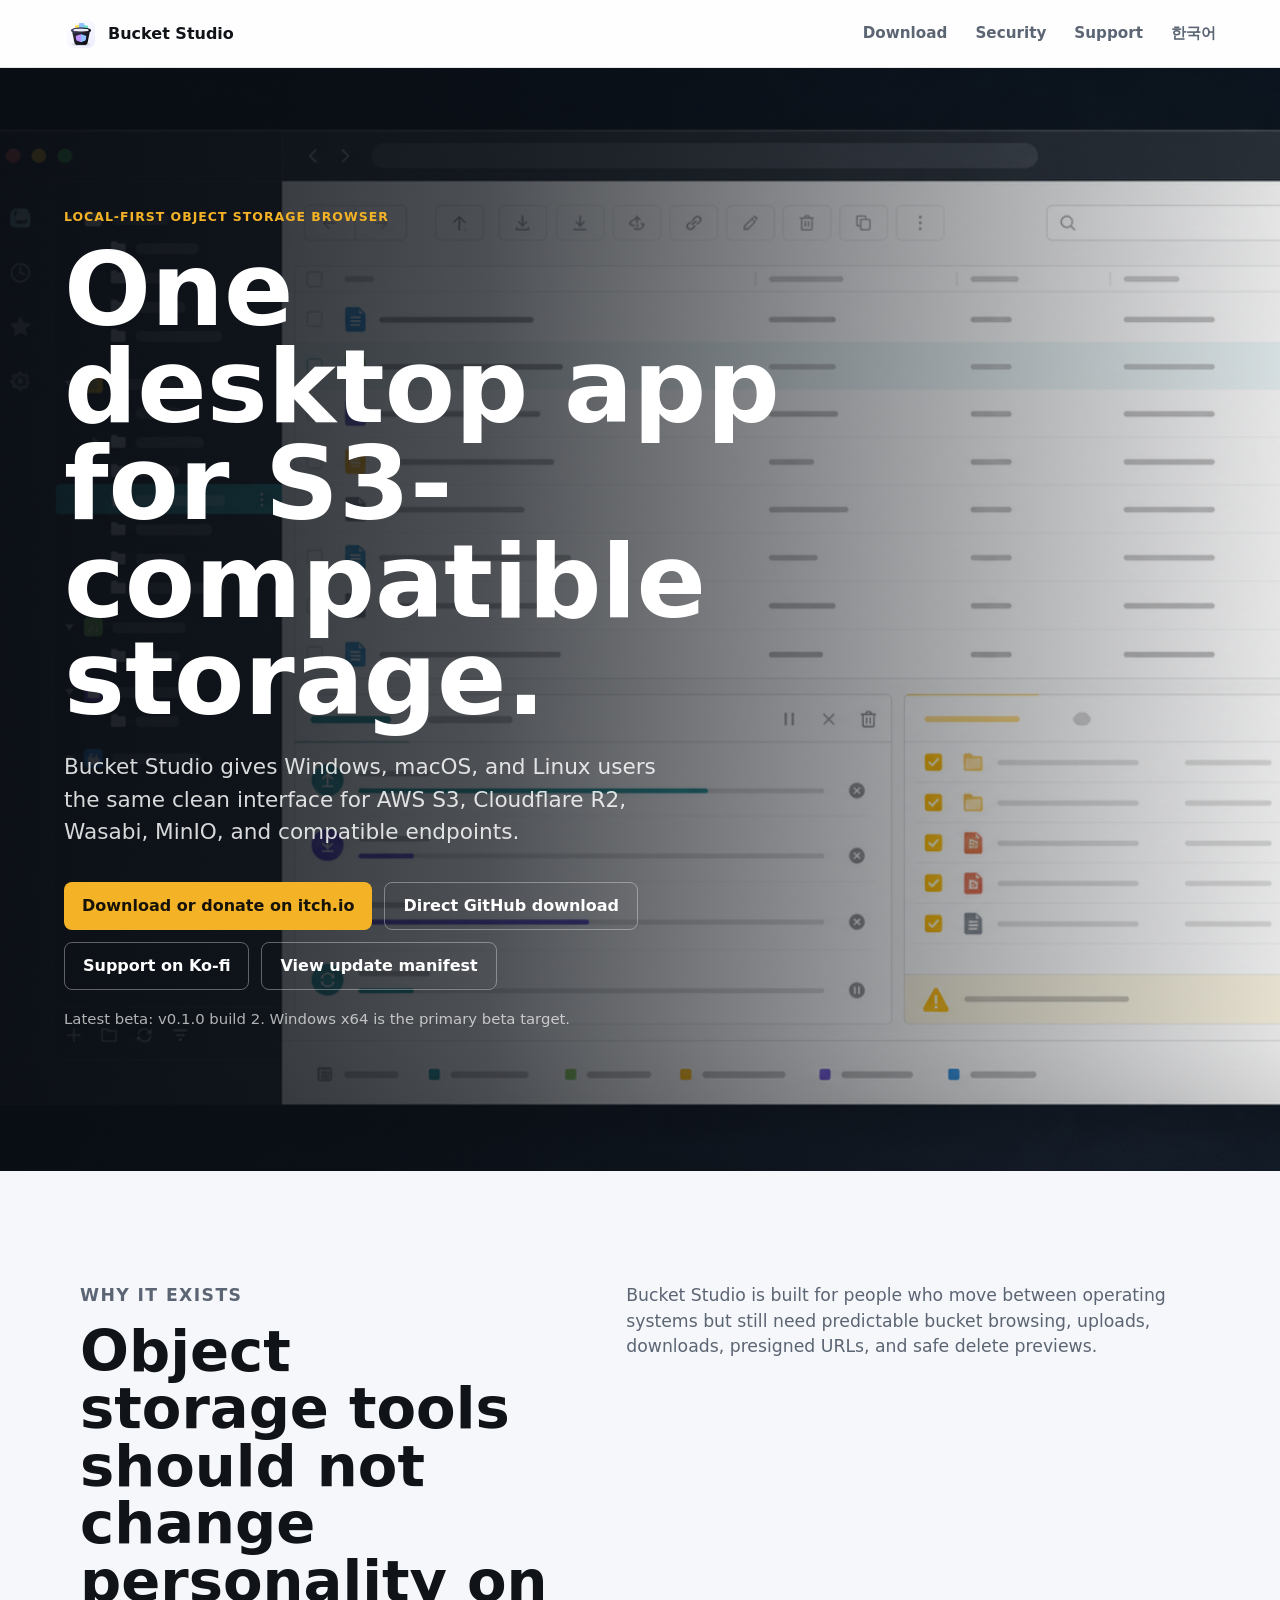
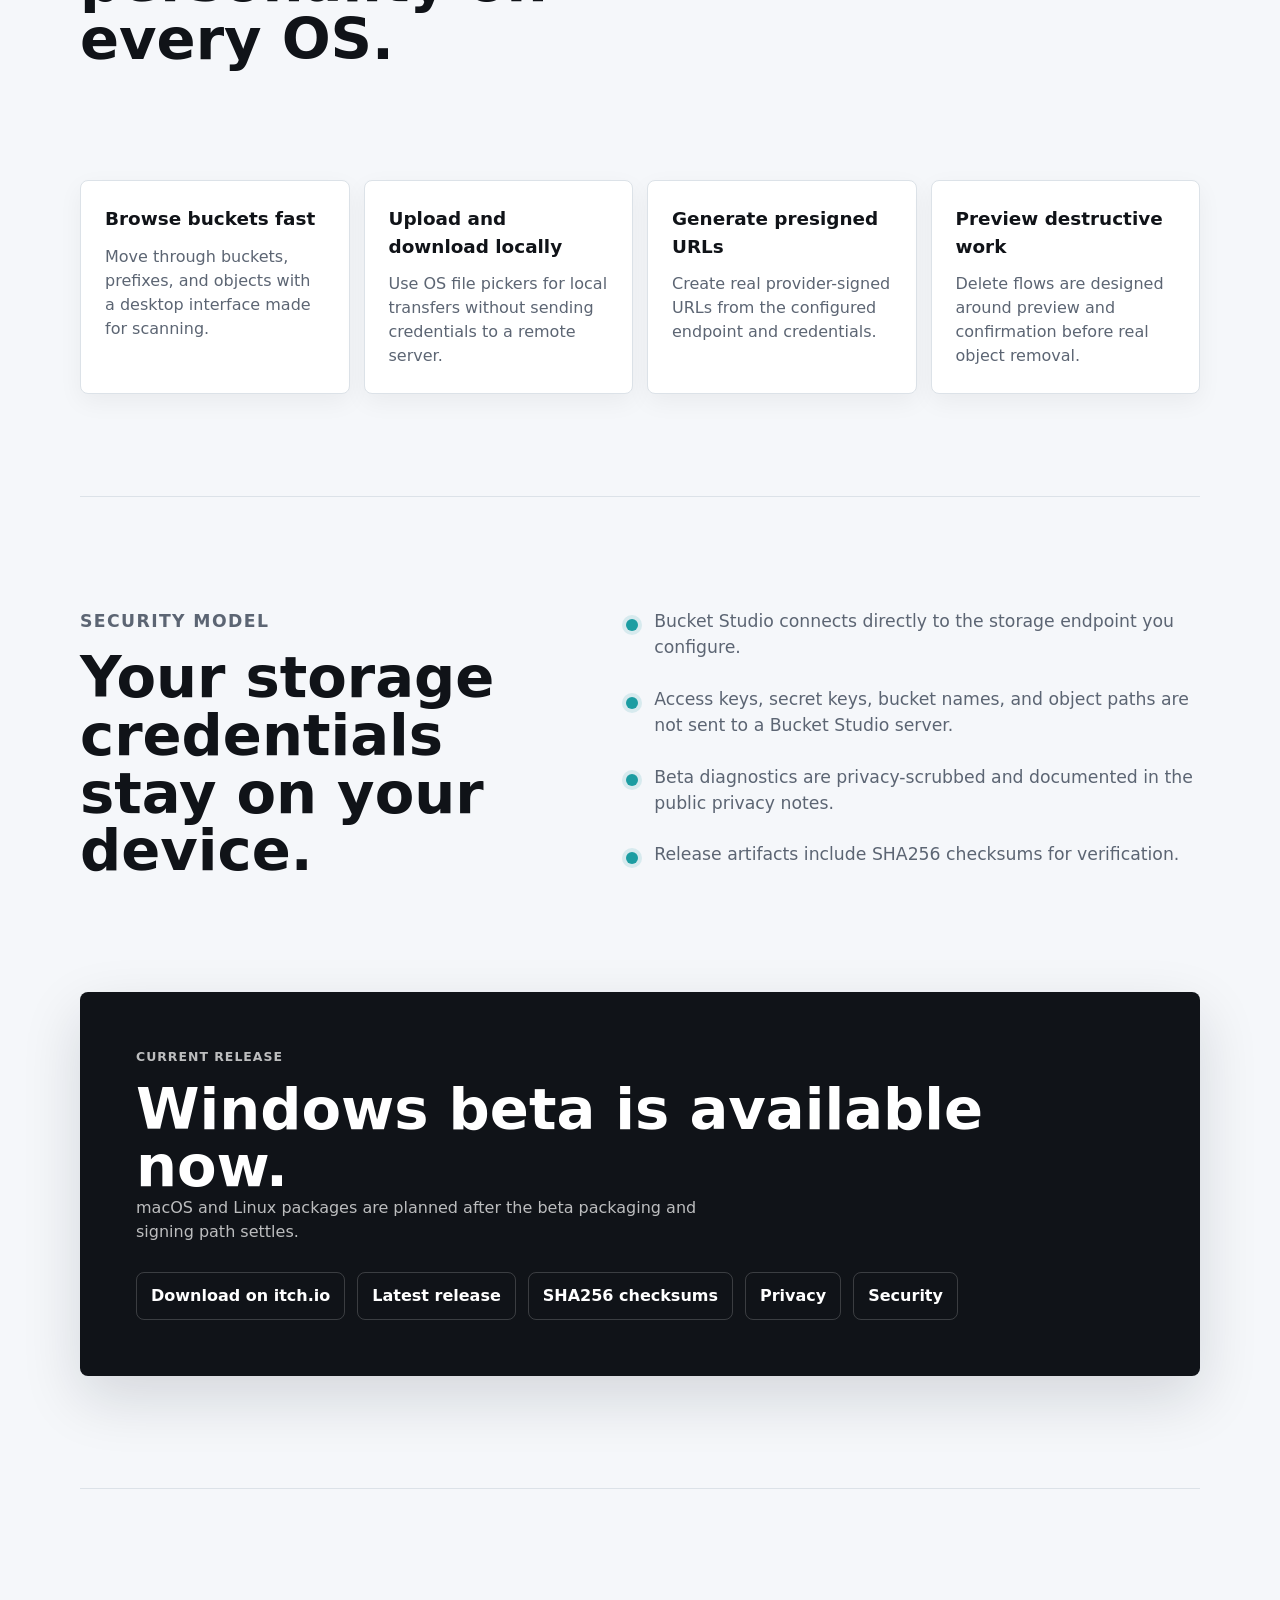
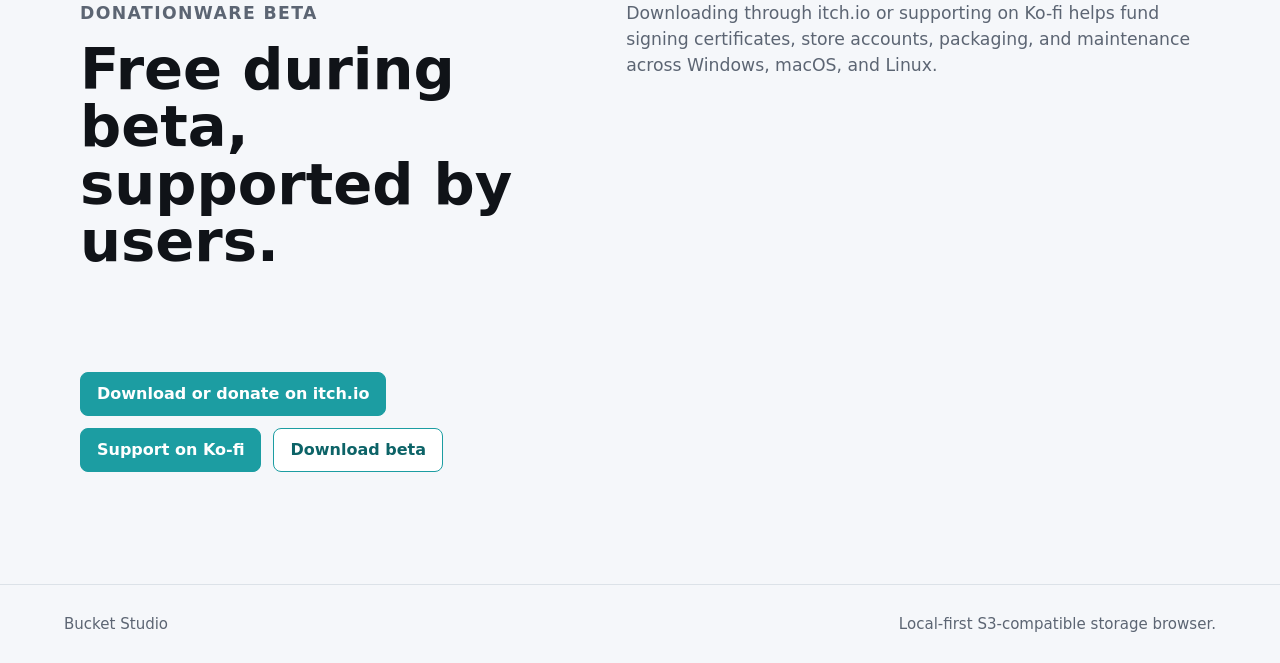
<file: index.html>
<!doctype html>
<html lang="en">
  <head>
    <meta charset="utf-8">
    <meta name="viewport" content="width=device-width, initial-scale=1">
    <title>Bucket Studio - S3-Compatible Storage Browser For Desktop</title>
    <meta
      name="description"
      content="Bucket Studio is a local-first desktop browser for S3-compatible object storage, including AWS S3, Cloudflare R2, Wasabi, MinIO, and compatible endpoints."
    >
    <meta name="robots" content="index,follow">
    <meta name="theme-color" content="#101318">
    <link rel="canonical" href="https://uwanggood.github.io/bucket-studio-downloads/">
    <link rel="alternate" hreflang="en" href="https://uwanggood.github.io/bucket-studio-downloads/">
    <link rel="alternate" hreflang="ko" href="https://uwanggood.github.io/bucket-studio-downloads/ko/">
    <link rel="alternate" hreflang="x-default" href="https://uwanggood.github.io/bucket-studio-downloads/">
    <link rel="icon" href="assets/bucket-studio-icon.png">
    <link rel="apple-touch-icon" href="assets/bucket-studio-icon.png">

    <meta property="og:type" content="website">
    <meta property="og:title" content="Bucket Studio - S3-Compatible Storage Browser">
    <meta
      property="og:description"
      content="A free beta desktop app for browsing buckets, uploading files, downloading objects, and managing S3-compatible storage locally."
    >
    <meta property="og:url" content="https://uwanggood.github.io/bucket-studio-downloads/">
    <meta property="og:image" content="https://uwanggood.github.io/bucket-studio-downloads/assets/bucket-studio-hero.png">
    <meta name="twitter:card" content="summary_large_image">
    <meta name="twitter:title" content="Bucket Studio">
    <meta
      name="twitter:description"
      content="A local-first desktop browser for S3-compatible object storage."
    >
    <meta name="twitter:image" content="https://uwanggood.github.io/bucket-studio-downloads/assets/bucket-studio-hero.png">

    <link rel="stylesheet" href="styles.css?v=20260627b">
    <script type="application/ld+json">
      {
        "@context": "https://schema.org",
        "@type": "SoftwareApplication",
        "name": "Bucket Studio",
        "applicationCategory": "DeveloperApplication",
        "operatingSystem": "Windows, macOS, Linux",
        "description": "Bucket Studio is a local-first desktop browser for S3-compatible object storage.",
        "sameAs": [
          "https://ko-fi.com/uwanggood",
          "https://uwanggood.itch.io/bucket-studio"
        ],
        "offers": {
          "@type": "Offer",
          "price": "0",
          "priceCurrency": "USD"
        },
        "downloadUrl": "https://github.com/Uwanggood/bucket-studio-downloads/releases/latest",
        "softwareVersion": "0.1.0",
        "url": "https://uwanggood.github.io/bucket-studio-downloads/"
      }
    </script>
  </head>
  <body>
    <header class="site-header" aria-label="Site header">
      <a class="brand" href="./" aria-label="Bucket Studio home">
        <img src="assets/bucket-studio-icon.png" alt="" width="34" height="34">
        <span>Bucket Studio</span>
      </a>
      <nav aria-label="Primary navigation">
        <a href="#download">Download</a>
        <a href="#security">Security</a>
        <a href="#support">Support</a>
        <a href="ko/" hreflang="ko">한국어</a>
      </nav>
    </header>

    <main>
      <section class="hero" aria-labelledby="hero-title">
        <div class="hero-copy">
          <p class="eyebrow">Local-first object storage browser</p>
          <h1 id="hero-title">One desktop app for S3-compatible storage.</h1>
          <p class="hero-text">
            Bucket Studio gives Windows, macOS, and Linux users the same clean interface
            for AWS S3, Cloudflare R2, Wasabi, MinIO, and compatible endpoints.
          </p>
          <div class="hero-actions" id="download">
            <a class="button primary" href="https://uwanggood.itch.io/bucket-studio">
              Download or donate on itch.io
            </a>
            <a class="button secondary" href="https://github.com/Uwanggood/bucket-studio-downloads/releases/latest">Direct GitHub download</a>
            <a class="button secondary" href="https://ko-fi.com/uwanggood">Support on Ko-fi</a>
            <a class="button secondary" href="latest.json">View update manifest</a>
          </div>
          <p class="release-note">Latest beta: v0.1.0 build 2. Windows x64 is the primary beta target.</p>
        </div>
      </section>

      <section class="section intro" aria-label="Product summary">
        <div>
          <p class="section-kicker">Why it exists</p>
          <h2>Object storage tools should not change personality on every OS.</h2>
        </div>
        <p>
          Bucket Studio is built for people who move between operating systems but still
          need predictable bucket browsing, uploads, downloads, presigned URLs, and safe
          delete previews.
        </p>
      </section>

      <section class="feature-grid" aria-label="Features">
        <article>
          <h3>Browse buckets fast</h3>
          <p>Move through buckets, prefixes, and objects with a desktop interface made for scanning.</p>
        </article>
        <article>
          <h3>Upload and download locally</h3>
          <p>Use OS file pickers for local transfers without sending credentials to a remote server.</p>
        </article>
        <article>
          <h3>Generate presigned URLs</h3>
          <p>Create real provider-signed URLs from the configured endpoint and credentials.</p>
        </article>
        <article>
          <h3>Preview destructive work</h3>
          <p>Delete flows are designed around preview and confirmation before real object removal.</p>
        </article>
      </section>

      <section class="section trust" id="security" aria-label="Security model">
        <div>
          <p class="section-kicker">Security model</p>
          <h2>Your storage credentials stay on your device.</h2>
        </div>
        <ul class="check-list">
          <li>Bucket Studio connects directly to the storage endpoint you configure.</li>
          <li>Access keys, secret keys, bucket names, and object paths are not sent to a Bucket Studio server.</li>
          <li>Beta diagnostics are privacy-scrubbed and documented in the public privacy notes.</li>
          <li>Release artifacts include SHA256 checksums for verification.</li>
        </ul>
      </section>

      <section class="downloads" aria-label="Downloads">
        <div class="download-panel">
          <p class="section-kicker">Current release</p>
          <h2>Windows beta is available now.</h2>
          <p>
            macOS and Linux packages are planned after the beta packaging and signing path settles.
          </p>
          <div class="download-links">
            <a href="https://uwanggood.itch.io/bucket-studio">Download on itch.io</a>
            <a href="https://github.com/Uwanggood/bucket-studio-downloads/releases/latest">Latest release</a>
            <a href="https://github.com/Uwanggood/bucket-studio-downloads/releases/download/v0.1.0/SHA256SUMS.txt">SHA256 checksums</a>
            <a href="PRIVACY.md">Privacy</a>
            <a href="SECURITY.md">Security</a>
          </div>
        </div>
      </section>

      <section class="section support" id="support" aria-label="Support Bucket Studio">
        <div>
          <p class="section-kicker">Donationware beta</p>
          <h2>Free during beta, supported by users.</h2>
        </div>
        <p>
          Downloading through itch.io or supporting on Ko-fi helps fund signing certificates,
          store accounts, packaging, and maintenance across Windows, macOS, and Linux.
        </p>
        <div class="support-links">
          <a href="https://uwanggood.itch.io/bucket-studio">Download or donate on itch.io</a>
          <a href="https://ko-fi.com/uwanggood">Support on Ko-fi</a>
          <a class="secondary" href="https://github.com/Uwanggood/bucket-studio-downloads/releases/latest">Download beta</a>
        </div>
      </section>
    </main>

    <footer class="site-footer">
      <span>Bucket Studio</span>
      <span>Local-first S3-compatible storage browser.</span>
    </footer>
  </body>
</html>
</file>
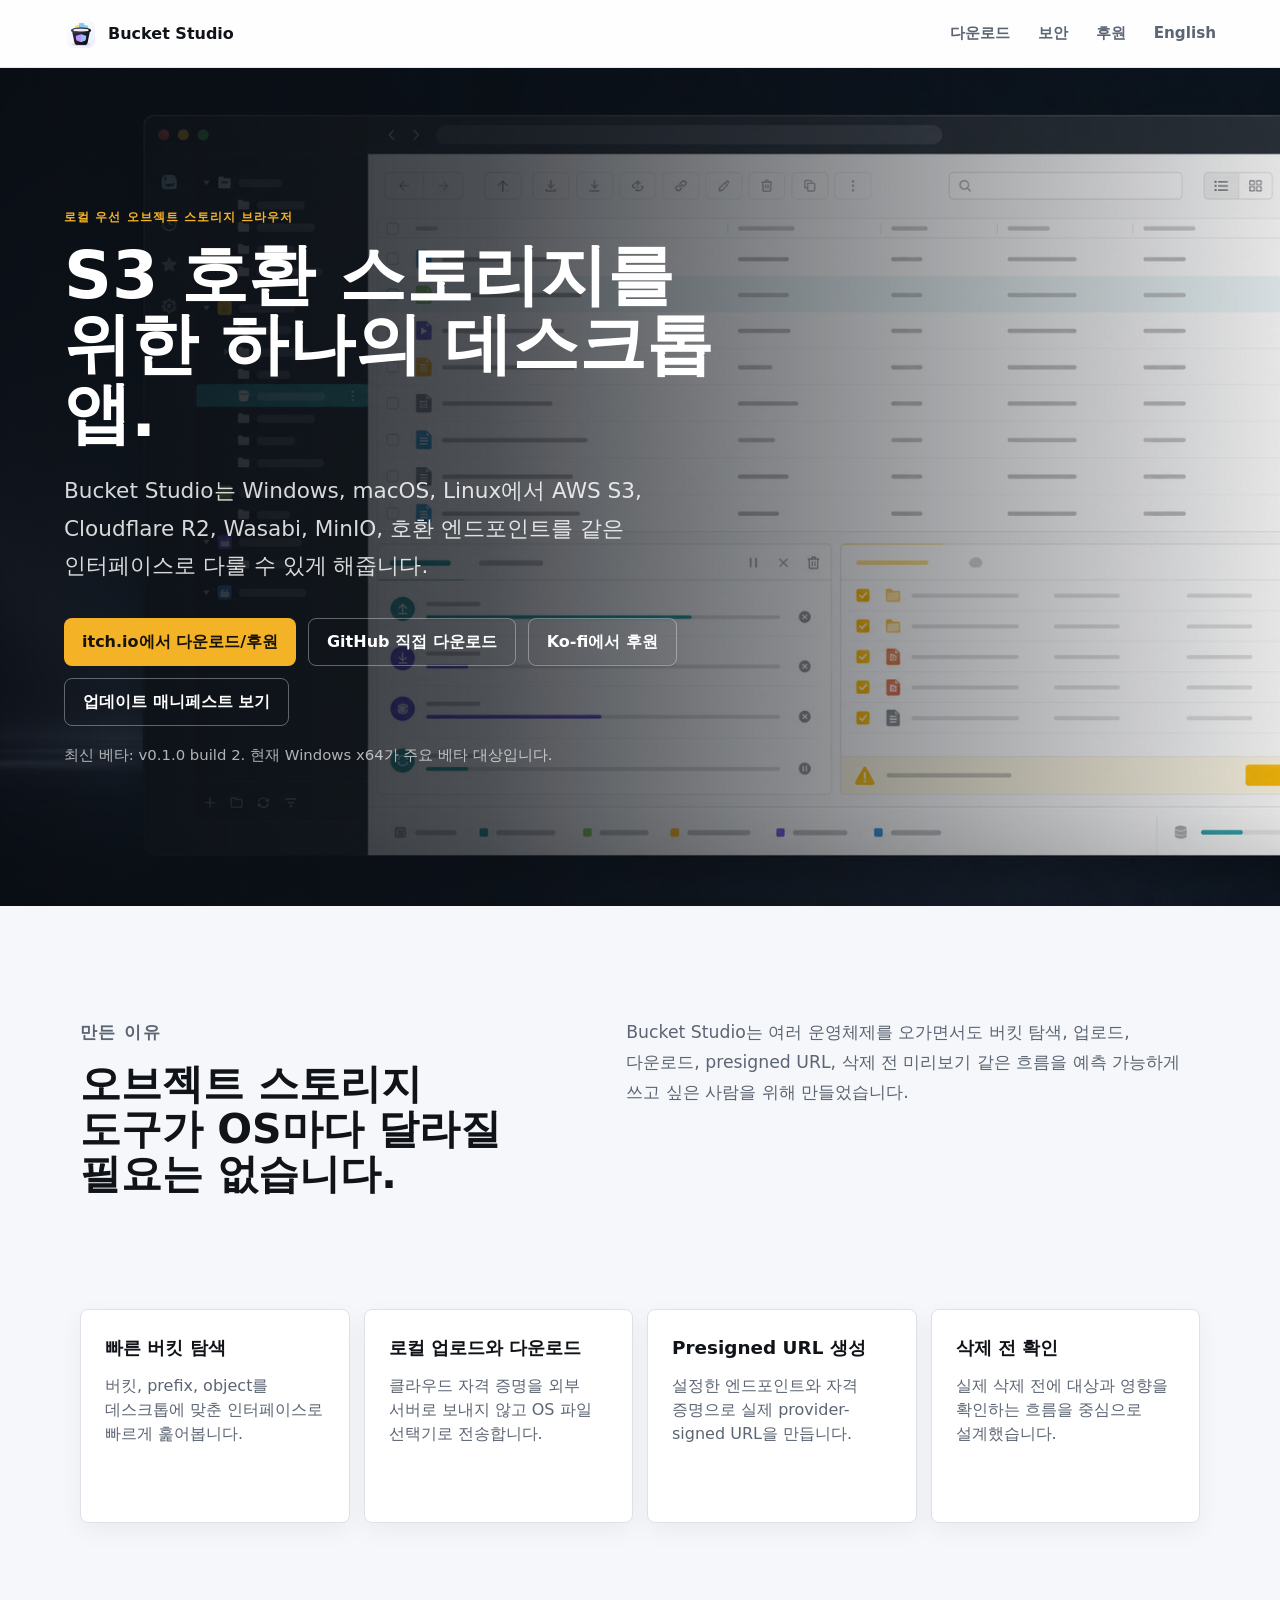
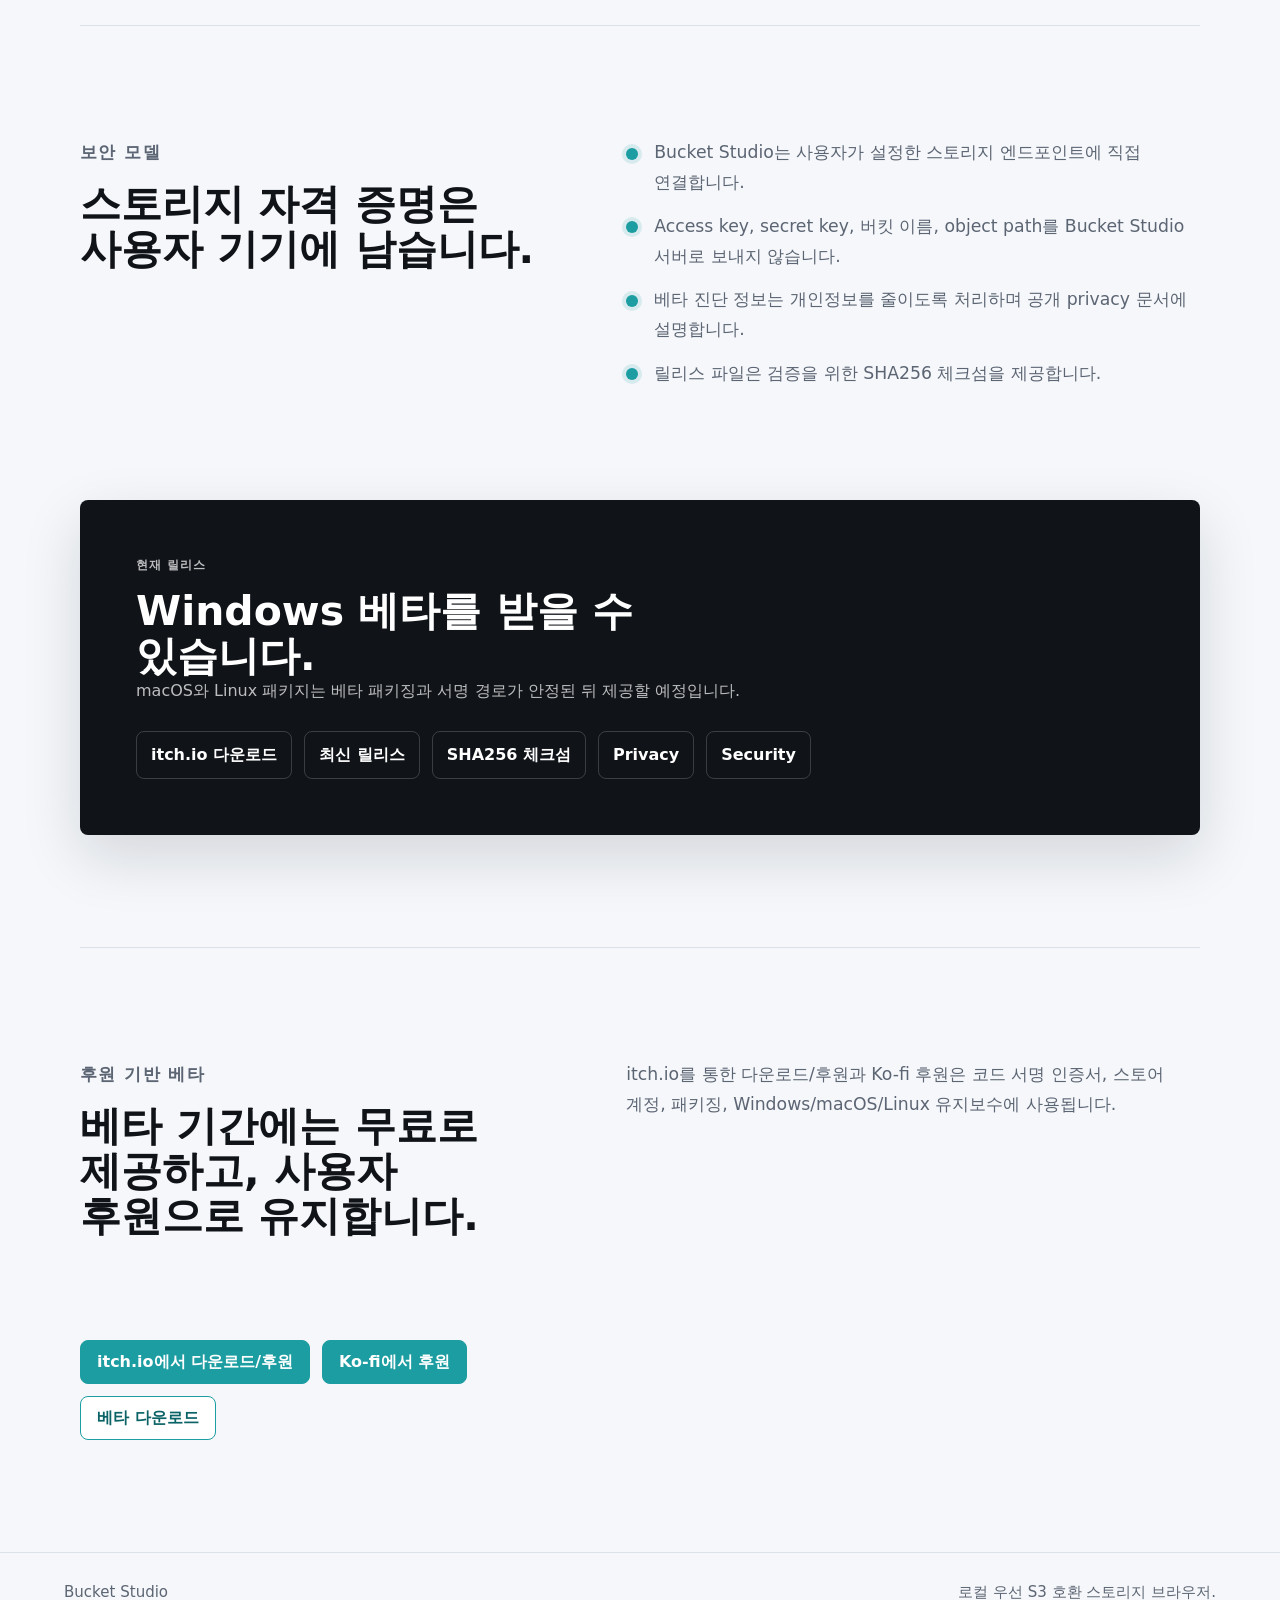
<file: ko/index.html>
<!doctype html>
<html lang="ko">
  <head>
    <meta charset="utf-8">
    <meta name="viewport" content="width=device-width, initial-scale=1">
    <title>Bucket Studio - 데스크톱 S3 호환 스토리지 브라우저</title>
    <meta
      name="description"
      content="Bucket Studio는 AWS S3, Cloudflare R2, Wasabi, MinIO 같은 S3 호환 오브젝트 스토리지를 로컬에서 탐색하고 전송하는 데스크톱 앱입니다."
    >
    <meta name="robots" content="index,follow">
    <meta name="theme-color" content="#101318">
    <link rel="canonical" href="https://uwanggood.github.io/bucket-studio-downloads/ko/">
    <link rel="alternate" hreflang="en" href="https://uwanggood.github.io/bucket-studio-downloads/">
    <link rel="alternate" hreflang="ko" href="https://uwanggood.github.io/bucket-studio-downloads/ko/">
    <link rel="alternate" hreflang="x-default" href="https://uwanggood.github.io/bucket-studio-downloads/">
    <link rel="icon" href="../assets/bucket-studio-icon.png">
    <link rel="apple-touch-icon" href="../assets/bucket-studio-icon.png">

    <meta property="og:type" content="website">
    <meta property="og:title" content="Bucket Studio - S3 호환 스토리지 브라우저">
    <meta
      property="og:description"
      content="버킷 탐색, 파일 업로드와 다운로드, presigned URL 생성, 안전한 삭제 확인을 로컬에서 처리하는 무료 베타 데스크톱 앱입니다."
    >
    <meta property="og:url" content="https://uwanggood.github.io/bucket-studio-downloads/ko/">
    <meta property="og:image" content="https://uwanggood.github.io/bucket-studio-downloads/assets/bucket-studio-hero.png">
    <meta name="twitter:card" content="summary_large_image">
    <meta name="twitter:title" content="Bucket Studio">
    <meta
      name="twitter:description"
      content="S3 호환 오브젝트 스토리지를 위한 로컬 우선 데스크톱 브라우저."
    >
    <meta name="twitter:image" content="https://uwanggood.github.io/bucket-studio-downloads/assets/bucket-studio-hero.png">

    <link rel="stylesheet" href="../styles.css?v=20260627b">
    <script type="application/ld+json">
      {
        "@context": "https://schema.org",
        "@type": "SoftwareApplication",
        "name": "Bucket Studio",
        "applicationCategory": "DeveloperApplication",
        "operatingSystem": "Windows, macOS, Linux",
        "inLanguage": "ko",
        "description": "Bucket Studio는 S3 호환 오브젝트 스토리지를 로컬에서 탐색하고 전송하는 데스크톱 브라우저입니다.",
        "sameAs": [
          "https://ko-fi.com/uwanggood",
          "https://uwanggood.itch.io/bucket-studio"
        ],
        "offers": {
          "@type": "Offer",
          "price": "0",
          "priceCurrency": "USD"
        },
        "downloadUrl": "https://github.com/Uwanggood/bucket-studio-downloads/releases/latest",
        "softwareVersion": "0.1.0",
        "url": "https://uwanggood.github.io/bucket-studio-downloads/ko/"
      }
    </script>
  </head>
  <body>
    <header class="site-header" aria-label="사이트 헤더">
      <a class="brand" href="./" aria-label="Bucket Studio 홈">
        <img src="../assets/bucket-studio-icon.png" alt="" width="34" height="34">
        <span>Bucket Studio</span>
      </a>
      <nav aria-label="주요 탐색">
        <a href="#download">다운로드</a>
        <a href="#security">보안</a>
        <a href="#support">후원</a>
        <a href="../" hreflang="en">English</a>
      </nav>
    </header>

    <main>
      <section class="hero" aria-labelledby="hero-title">
        <div class="hero-copy">
          <p class="eyebrow">로컬 우선 오브젝트 스토리지 브라우저</p>
          <h1 id="hero-title">S3 호환 스토리지를 위한 하나의 데스크톱 앱.</h1>
          <p class="hero-text">
            Bucket Studio는 Windows, macOS, Linux에서 AWS S3, Cloudflare R2, Wasabi,
            MinIO, 호환 엔드포인트를 같은 인터페이스로 다룰 수 있게 해줍니다.
          </p>
          <div class="hero-actions" id="download">
            <a class="button primary" href="https://uwanggood.itch.io/bucket-studio">
              itch.io에서 다운로드/후원
            </a>
            <a class="button secondary" href="https://github.com/Uwanggood/bucket-studio-downloads/releases/latest">GitHub 직접 다운로드</a>
            <a class="button secondary" href="https://ko-fi.com/uwanggood">Ko-fi에서 후원</a>
            <a class="button secondary" href="../latest.json">업데이트 매니페스트 보기</a>
          </div>
          <p class="release-note">최신 베타: v0.1.0 build 2. 현재 Windows x64가 주요 베타 대상입니다.</p>
        </div>
      </section>

      <section class="section intro" aria-label="제품 요약">
        <div>
          <p class="section-kicker">만든 이유</p>
          <h2>오브젝트 스토리지 도구가 OS마다 달라질 필요는 없습니다.</h2>
        </div>
        <p>
          Bucket Studio는 여러 운영체제를 오가면서도 버킷 탐색, 업로드, 다운로드,
          presigned URL, 삭제 전 미리보기 같은 흐름을 예측 가능하게 쓰고 싶은 사람을 위해 만들었습니다.
        </p>
      </section>

      <section class="feature-grid" aria-label="기능">
        <article>
          <h3>빠른 버킷 탐색</h3>
          <p>버킷, prefix, object를 데스크톱에 맞춘 인터페이스로 빠르게 훑어봅니다.</p>
        </article>
        <article>
          <h3>로컬 업로드와 다운로드</h3>
          <p>클라우드 자격 증명을 외부 서버로 보내지 않고 OS 파일 선택기로 전송합니다.</p>
        </article>
        <article>
          <h3>Presigned URL 생성</h3>
          <p>설정한 엔드포인트와 자격 증명으로 실제 provider-signed URL을 만듭니다.</p>
        </article>
        <article>
          <h3>삭제 전 확인</h3>
          <p>실제 삭제 전에 대상과 영향을 확인하는 흐름을 중심으로 설계했습니다.</p>
        </article>
      </section>

      <section class="section trust" id="security" aria-label="보안 모델">
        <div>
          <p class="section-kicker">보안 모델</p>
          <h2>스토리지 자격 증명은 사용자 기기에 남습니다.</h2>
        </div>
        <ul class="check-list">
          <li>Bucket Studio는 사용자가 설정한 스토리지 엔드포인트에 직접 연결합니다.</li>
          <li>Access key, secret key, 버킷 이름, object path를 Bucket Studio 서버로 보내지 않습니다.</li>
          <li>베타 진단 정보는 개인정보를 줄이도록 처리하며 공개 privacy 문서에 설명합니다.</li>
          <li>릴리스 파일은 검증을 위한 SHA256 체크섬을 제공합니다.</li>
        </ul>
      </section>

      <section class="downloads" aria-label="다운로드">
        <div class="download-panel">
          <p class="section-kicker">현재 릴리스</p>
          <h2>Windows 베타를 받을 수 있습니다.</h2>
          <p>
            macOS와 Linux 패키지는 베타 패키징과 서명 경로가 안정된 뒤 제공할 예정입니다.
          </p>
          <div class="download-links">
            <a href="https://uwanggood.itch.io/bucket-studio">itch.io 다운로드</a>
            <a href="https://github.com/Uwanggood/bucket-studio-downloads/releases/latest">최신 릴리스</a>
            <a href="https://github.com/Uwanggood/bucket-studio-downloads/releases/download/v0.1.0/SHA256SUMS.txt">SHA256 체크섬</a>
            <a href="../PRIVACY.md">Privacy</a>
            <a href="../SECURITY.md">Security</a>
          </div>
        </div>
      </section>

      <section class="section support" id="support" aria-label="Bucket Studio 후원">
        <div>
          <p class="section-kicker">후원 기반 베타</p>
          <h2>베타 기간에는 무료로 제공하고, 사용자 후원으로 유지합니다.</h2>
        </div>
        <p>
          itch.io를 통한 다운로드/후원과 Ko-fi 후원은 코드 서명 인증서, 스토어 계정,
          패키징, Windows/macOS/Linux 유지보수에 사용됩니다.
        </p>
        <div class="support-links">
          <a href="https://uwanggood.itch.io/bucket-studio">itch.io에서 다운로드/후원</a>
          <a href="https://ko-fi.com/uwanggood">Ko-fi에서 후원</a>
          <a class="secondary" href="https://github.com/Uwanggood/bucket-studio-downloads/releases/latest">베타 다운로드</a>
        </div>
      </section>
    </main>

    <footer class="site-footer">
      <span>Bucket Studio</span>
      <span>로컬 우선 S3 호환 스토리지 브라우저.</span>
    </footer>
  </body>
</html>
</file>
<file: styles.css>
:root {
  color-scheme: light;
  --ink: #101318;
  --muted: #5c6573;
  --line: #dce2e8;
  --panel: #ffffff;
  --paper: #f5f7fa;
  --teal: #1c9da2;
  --teal-ink: #0c6367;
  --yellow: #f4b326;
  --violet: #766be6;
  --shadow: 0 22px 60px rgba(14, 24, 35, 0.14);
}

* {
  box-sizing: border-box;
}

html {
  scroll-behavior: smooth;
}

body {
  margin: 0;
  background: var(--paper);
  color: var(--ink);
  font-family:
    Inter, ui-sans-serif, system-ui, -apple-system, BlinkMacSystemFont, "Segoe UI",
    sans-serif;
  line-height: 1.5;
}

a {
  color: inherit;
  text-decoration: none;
}

.site-header {
  position: sticky;
  top: 0;
  z-index: 10;
  display: flex;
  align-items: center;
  justify-content: space-between;
  gap: 24px;
  min-height: 68px;
  padding: 14px clamp(20px, 5vw, 72px);
  border-bottom: 1px solid rgba(220, 226, 232, 0.75);
  background: rgba(255, 255, 255, 0.86);
  backdrop-filter: blur(18px);
}

.brand {
  display: inline-flex;
  align-items: center;
  gap: 10px;
  font-weight: 800;
}

.brand img {
  border-radius: 8px;
}

nav {
  display: flex;
  gap: clamp(12px, 3vw, 28px);
  color: var(--muted);
  font-size: 0.95rem;
  font-weight: 650;
}

nav a:hover {
  color: var(--ink);
}

.hero {
  min-height: min(760px, calc(100vh - 68px));
  display: flex;
  align-items: center;
  padding: clamp(72px, 11vw, 140px) clamp(20px, 5vw, 72px);
  background:
    linear-gradient(90deg, rgba(9, 13, 19, 0.9) 0%, rgba(9, 13, 19, 0.72) 38%, rgba(9, 13, 19, 0.1) 100%),
    url("assets/bucket-studio-hero.png") center / cover no-repeat;
}

.hero-copy {
  max-width: 720px;
  color: #ffffff;
}

.eyebrow,
.section-kicker {
  margin: 0 0 14px;
  color: var(--yellow);
  font-size: 0.78rem;
  font-weight: 850;
  letter-spacing: 0.08em;
  text-transform: uppercase;
}

h1,
h2,
h3,
p {
  margin-top: 0;
}

h1 {
  max-width: 760px;
  margin-bottom: 24px;
  font-size: clamp(3rem, 8vw, 6.8rem);
  line-height: 0.95;
  letter-spacing: 0;
}

.hero-text {
  max-width: 620px;
  margin-bottom: 34px;
  color: rgba(255, 255, 255, 0.84);
  font-size: clamp(1.05rem, 2vw, 1.35rem);
}

.hero-actions,
.download-links {
  display: flex;
  flex-wrap: wrap;
  gap: 12px;
}

.button {
  display: inline-flex;
  align-items: center;
  justify-content: center;
  min-height: 48px;
  padding: 0 18px;
  border-radius: 8px;
  font-weight: 800;
}

.button.primary {
  background: var(--yellow);
  color: #171308;
}

.button.secondary {
  border: 1px solid rgba(255, 255, 255, 0.34);
  color: #ffffff;
}

.release-note {
  margin: 18px 0 0;
  color: rgba(255, 255, 255, 0.68);
  font-size: 0.93rem;
}

.section,
.feature-grid,
.downloads {
  width: min(1120px, calc(100% - 40px));
  margin: 0 auto;
}

.section {
  display: grid;
  grid-template-columns: minmax(0, 0.9fr) minmax(0, 1.1fr);
  gap: clamp(28px, 6vw, 80px);
  padding: clamp(76px, 9vw, 112px) 0;
}

.section h2,
.downloads h2 {
  margin-bottom: 0;
  font-size: clamp(2rem, 4.5vw, 4rem);
  line-height: 1;
  letter-spacing: 0;
}

.section p,
.check-list {
  color: var(--muted);
  font-size: 1.08rem;
}

.feature-grid {
  display: grid;
  grid-template-columns: repeat(4, minmax(0, 1fr));
  gap: 14px;
  padding-bottom: clamp(64px, 8vw, 104px);
}

.feature-grid article {
  min-height: 214px;
  padding: 24px;
  border: 1px solid var(--line);
  border-radius: 8px;
  background: var(--panel);
  box-shadow: 0 8px 24px rgba(16, 19, 24, 0.05);
}

.feature-grid h3 {
  margin-bottom: 12px;
  font-size: 1.15rem;
}

.feature-grid p {
  margin-bottom: 0;
  color: var(--muted);
}

.trust {
  border-top: 1px solid var(--line);
}

.check-list {
  display: grid;
  gap: 14px;
  margin: 0;
  padding: 0;
  list-style: none;
}

.check-list li {
  padding-left: 28px;
  position: relative;
}

.check-list li::before {
  content: "";
  position: absolute;
  top: 0.55em;
  left: 0;
  width: 12px;
  height: 12px;
  border-radius: 50%;
  background: var(--teal);
  box-shadow: 0 0 0 4px rgba(28, 157, 162, 0.14);
}

.downloads {
  padding-bottom: clamp(76px, 9vw, 112px);
}

.download-panel {
  padding: clamp(28px, 5vw, 56px);
  border-radius: 8px;
  background: #101318;
  color: #ffffff;
  box-shadow: var(--shadow);
}

.download-panel p {
  max-width: 620px;
  color: rgba(255, 255, 255, 0.72);
}

.download-links {
  margin-top: 28px;
}

.download-links a {
  min-height: 44px;
  padding: 11px 14px;
  border: 1px solid rgba(255, 255, 255, 0.18);
  border-radius: 8px;
  color: #ffffff;
  font-weight: 750;
}

.support {
  border-top: 1px solid var(--line);
}

.support-links {
  display: flex;
  flex-wrap: wrap;
  gap: 12px;
  margin-top: 24px;
}

.support-links a {
  display: inline-flex;
  align-items: center;
  justify-content: center;
  min-height: 44px;
  padding: 0 16px;
  border: 1px solid var(--teal);
  border-radius: 8px;
  background: var(--teal);
  color: #ffffff;
  font-weight: 800;
}

.support-links a.secondary {
  background: #ffffff;
  color: var(--teal-ink);
}

.site-footer {
  display: flex;
  justify-content: space-between;
  gap: 20px;
  padding: 28px clamp(20px, 5vw, 72px);
  border-top: 1px solid var(--line);
  color: var(--muted);
  font-size: 0.94rem;
}

html[lang="ko"] body,
html[lang="ko"] h1,
html[lang="ko"] h2,
html[lang="ko"] h3,
html[lang="ko"] p,
html[lang="ko"] li,
html[lang="ko"] a,
html[lang="ko"] .button,
html[lang="ko"] .release-note,
html[lang="ko"] .check-list {
  word-break: keep-all;
  overflow-wrap: normal;
}

html[lang="ko"] h1 {
  max-width: 720px;
  font-size: clamp(3.2rem, 5.2vw, 4.8rem);
  line-height: 1.04;
}

html[lang="ko"] .section h2,
html[lang="ko"] .downloads h2 {
  max-width: 640px;
  font-size: clamp(2.05rem, 3.2vw, 3.4rem);
  line-height: 1.1;
}

html[lang="ko"] .hero-text,
html[lang="ko"] .section p,
html[lang="ko"] .check-list {
  line-height: 1.72;
}

@media (max-width: 860px) {
  .site-header {
    align-items: flex-start;
    flex-direction: column;
  }

  .hero {
    min-height: 720px;
    align-items: flex-end;
    background:
      linear-gradient(0deg, rgba(9, 13, 19, 0.96) 0%, rgba(9, 13, 19, 0.76) 52%, rgba(9, 13, 19, 0.18) 100%),
      url("assets/bucket-studio-hero.png") center / cover no-repeat;
  }

  .section {
    grid-template-columns: 1fr;
  }

  .feature-grid {
    grid-template-columns: repeat(2, minmax(0, 1fr));
  }

  html[lang="ko"] h1 {
    font-size: clamp(3rem, 9vw, 4.2rem);
  }

  html[lang="ko"] .section h2,
  html[lang="ko"] .downloads h2 {
    max-width: 100%;
    font-size: clamp(2rem, 7vw, 3rem);
  }
}

@media (max-width: 560px) {
  nav {
    width: 100%;
    justify-content: space-between;
  }

  h1 {
    font-size: 3.1rem;
  }

  html[lang="ko"] h1 {
    font-size: clamp(2.55rem, 12vw, 3.1rem);
  }

  html[lang="ko"] .section h2,
  html[lang="ko"] .downloads h2 {
    font-size: clamp(1.9rem, 8.5vw, 2.45rem);
  }

  .feature-grid {
    grid-template-columns: 1fr;
  }

  .button,
  .download-links a,
  .support-links a {
    width: 100%;
  }

  .site-footer {
    flex-direction: column;
  }
}
</file>
